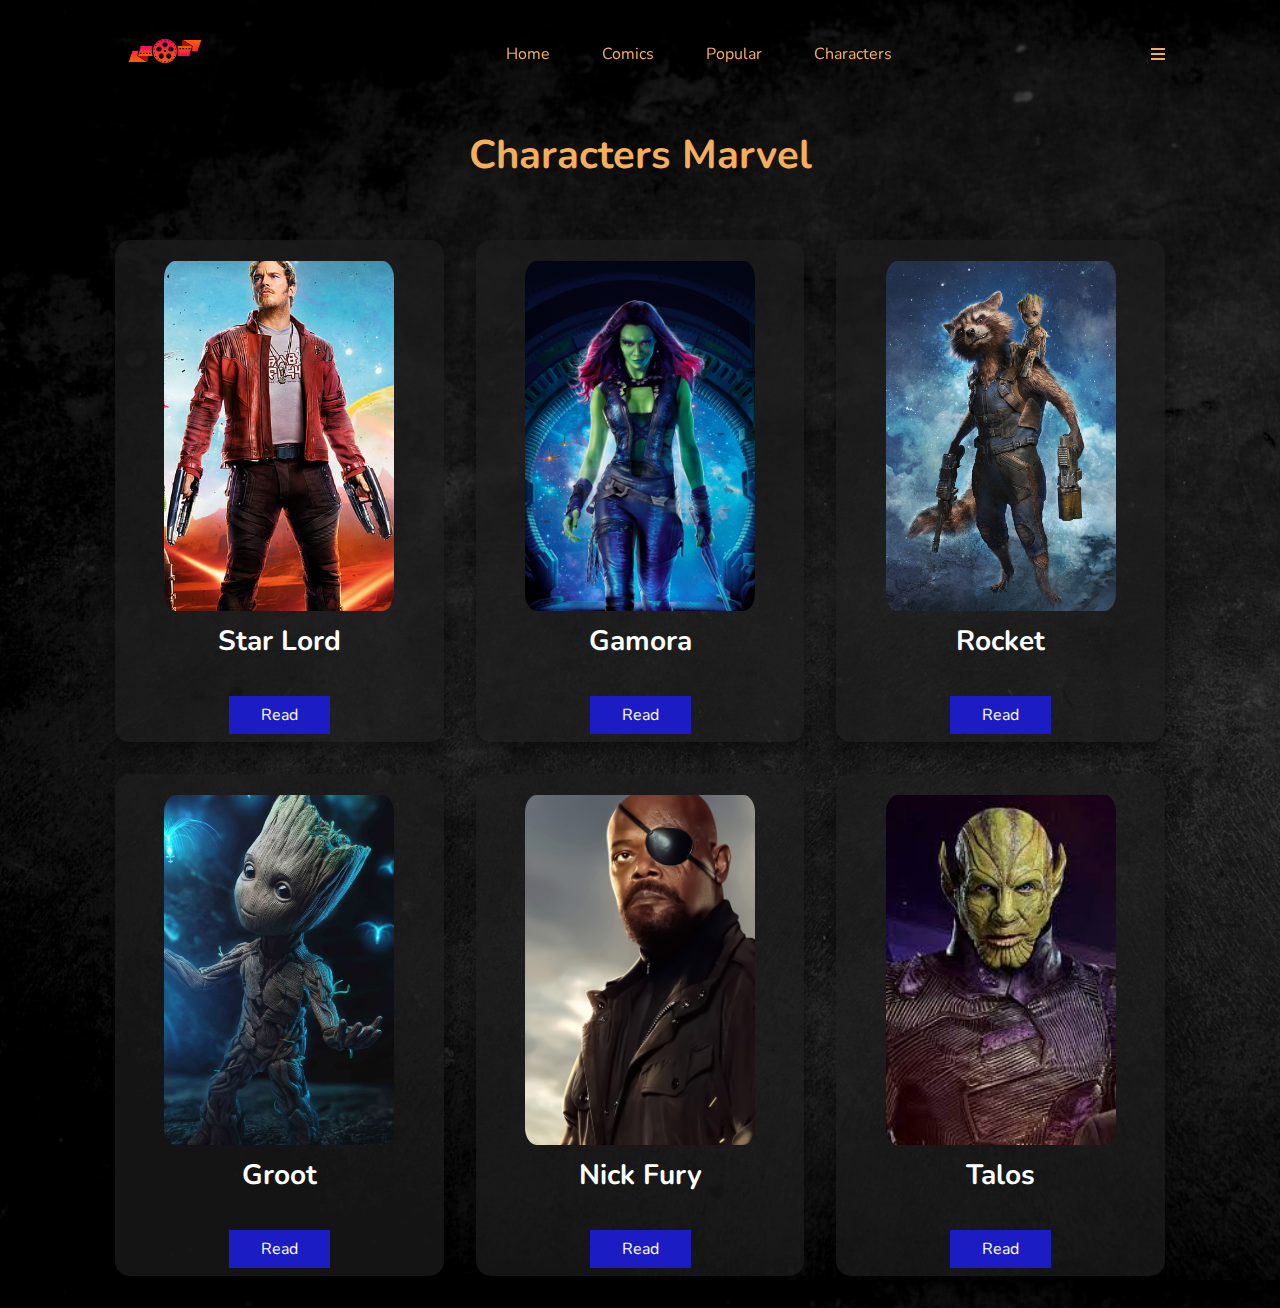
<file: Charcter/charater.html>
<!DOCTYPE html>
<html lang="en">
<head>
    <meta charset="UTF-8">
    <meta http-equiv="X-UA-Compatible" content="IE=edge">
    <meta name="viewport" content="width=device-width, initial-scale=1.0">
    <title>Document</title>
    <link rel="stylesheet" href="https://cdnjs.cloudflare.com/ajax/libs/font-awesome/5.15.3/css/all.min.css">
    <link rel="stylesheet" href="character.css">
    <link rel="stylesheet" href="https://cdn.jsdelivr.net/npm/boxicons@latest/css/boxicons.min.css">
</head>
<body>

    <div class="container">
        <header>
            <div class="logo"><img src="../img/logo.png" alt="logo"></div>


            <nav class="navbar">

                <a href="/index.html">Home</a>
                <a href="/Comics/news.html">Comics</a>
                <a href="#">popular</a>
                <a href="/Charcter/charater.html ">Characters</a>

            </nav>

            <div id="menu-bar" class="fas fa-bars"></div>
    </div>
      <!--facovrite start-->
      <div class="main-favourite">

        <div class="main-header-title">
            <h1>Characters Marvel</h1>
        </div>


        <div class="favourite-inner">
            <div class="inner-favourite">
                <div class="fav-content">
                    <img src="../img/ch1.jpg" alt="">
                </div>

                <div class="fav-content">
                    <h3>Star Lord</h3>
                    <br/><br/>
                    <a href="#">Read</a>
                </div>

            </div>

            <div class="inner-favourite">
                <div class="fav-content">
                    <img src="../img/ch2.jpg" alt="">
                </div>

                <div class="fav-content">
                    <h3>Gamora</h3>
                    <br/><br/>
                    <a href="#">Read</a>
                </div>

            </div>

            <div class="inner-favourite">
                <div class="fav-content">
                    <img src="../img/ch3.jpg" alt="">
                </div>
                <div class="fav-content">
                    <h3>Rocket</h3>
                    <br/><br/>
                    <a href="#">Read</a>
                </div>

            </div>

            <div class="inner-favourite">
                <div class="fav-content">
                    <img src="/img/ch4.jpg" alt="">
                </div>

                <div class="fav-content">
                    <h3>Groot</h3>
                    <br/><br/>
                    <a href="#">Read</a>
                </div>

            </div>

            <div class="inner-favourite">
                <div class="fav-content">
                    <img src="/img/ch5.jpg" alt="">
                </div>

                <div class="fav-content">
                    <h3>Nick Fury</h3>
                    <br/><br/>
                    <a href="#">Read</a>
                </div>

            </div>

            <div class="inner-favourite">
                <div class="fav-content">
                    <img src="/img/ch6.jfif" alt="">
                </div>

                <div class="fav-content">
                    <h3>Talos</h3>
                    <br/><br/>
                    <a href="#">Read</a>
                </div>
            </div>

        </div>
    </div>
    <script src="../script.js"></script>
</body>
</html>
</file>
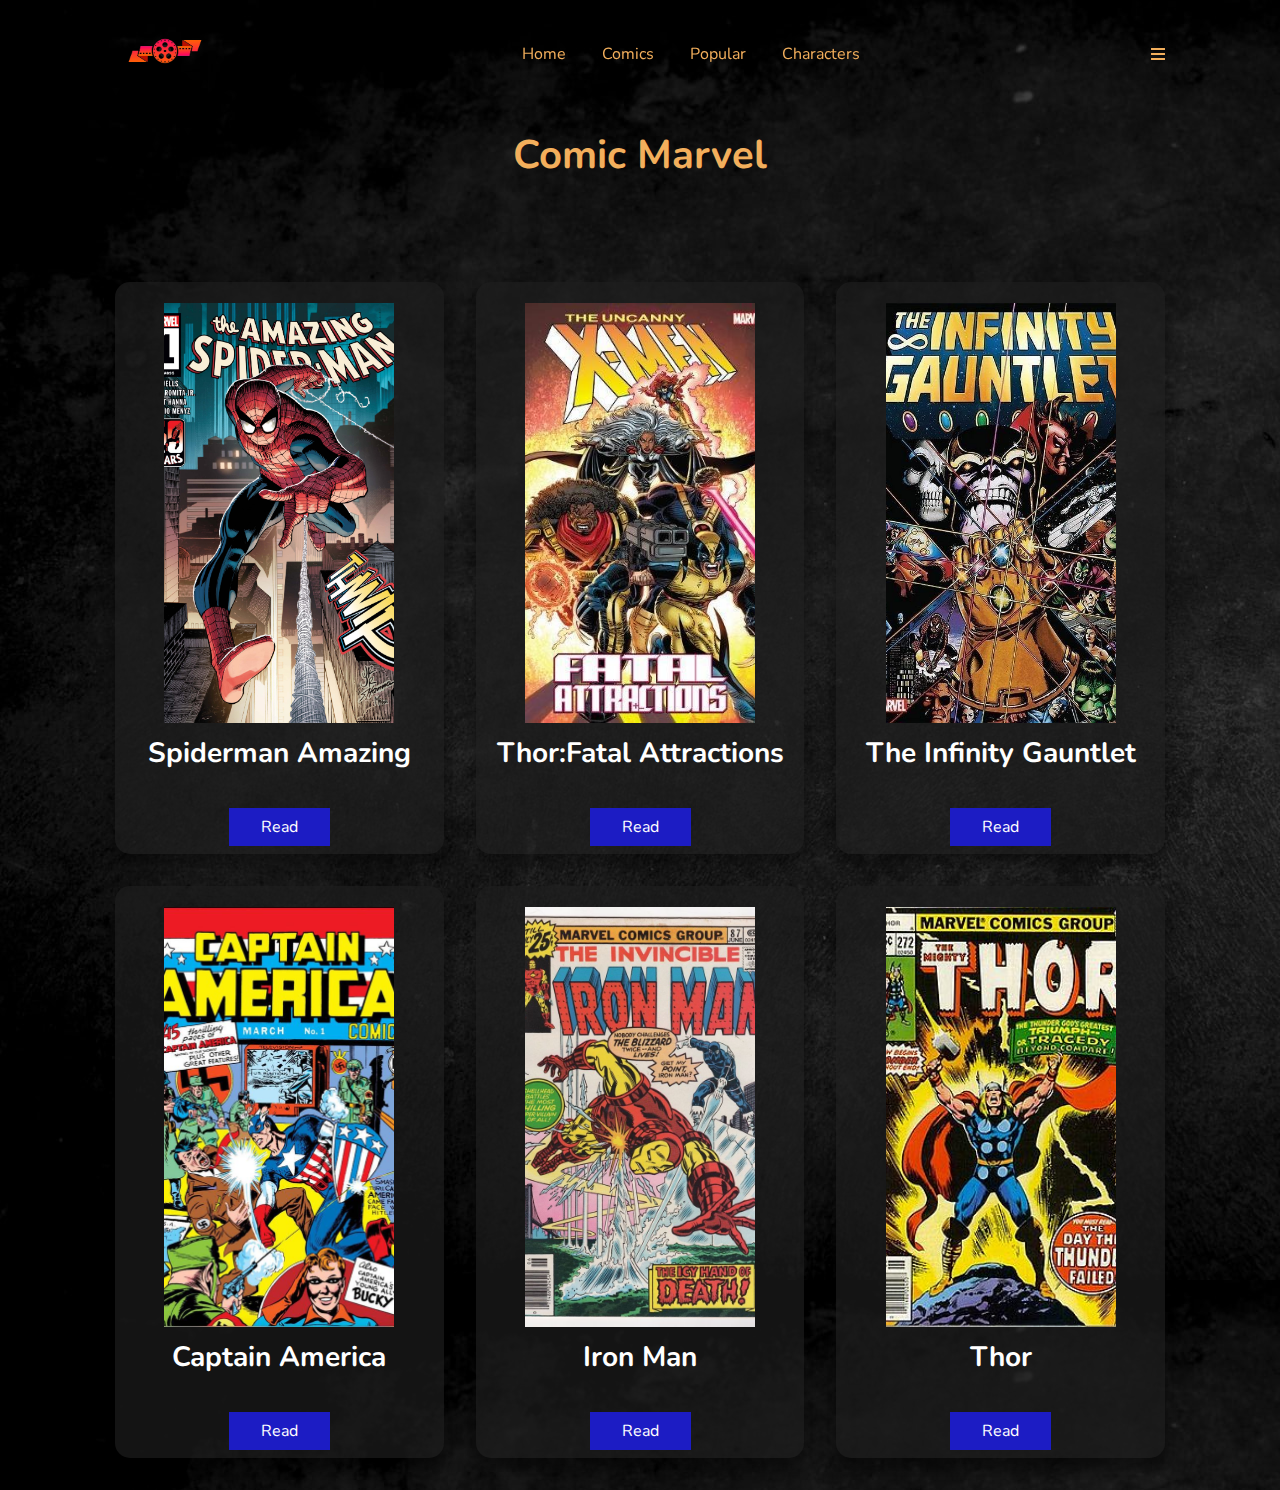
<file: Comics/news.html>
<!DOCTYPE html>
<html lang="en">

<head>
    <meta charset="UTF-8">
    <meta http-equiv="X-UA-Compatible" content="IE=edge">
    <meta name="viewport" content="width=device-width, initial-scale=1.0">
    <title>News</title>
    <link rel="stylesheet" href="https://cdnjs.cloudflare.com/ajax/libs/font-awesome/5.15.3/css/all.min.css">
    <link rel="stylesheet" href="news.css">
    <link rel="stylesheet" href="https://cdn.jsdelivr.net/npm/boxicons@latest/css/boxicons.min.css">
</head>

<body>
    <div class="container">
        <header>
            <div class="logo"><img src="../img/logo.png" alt="logo"></div>


            <nav class="navbar">

                <a href="/index.html">Home</a>
                <a href="/Comics/news.html">Comics</a>
                <a href="#">popular</a>
                <a href="/Charcter/charater.html">Characters</a>

            </nav>

            <div id="menu-bar" class="fas fa-bars"></div>
    </div>


  

    <!--facovrite start-->
    <div class="main-favourite">

        <div class="main-header-title">
            <h1>Comic Marvel</h1>
        </div>


        <div class="favourite-inner">
            <div class="inner-favourite">
                <div class="fav-content">
                    <img src="../img/komik 1.jpg" alt="">
                </div>

                <div class="fav-content">
                    <h3>Spiderman Amazing</h3>
                    <br/><br/>
                    <a href="#">Read</a>
                </div>

            </div>

            <div class="inner-favourite">
                <div class="fav-content">
                    <img src="../img/komik2.jpg" alt="">
                </div>

                <div class="fav-content">
                    <h3>Thor:Fatal Attractions</h3>
                    <br/><br/>
                    <a href="#">Read</a>
                </div>

            </div>

            <div class="inner-favourite">
                <div class="fav-content">
                    <img src="../img/komik3.jpg" alt="">
                </div>
                <div class="fav-content">
                    <h3>The Infinity Gauntlet</h3>
                    <br/><br/>
                    <a href="#">Read</a>
                </div>

            </div>

            <div class="inner-favourite">
                <div class="fav-content">
                    <img src="/img/komik4.jpeg" alt="">
                </div>

                <div class="fav-content">
                    <h3>Captain America</h3>
                    <br/><br/>
                    <a href="#">Read</a>
                </div>

            </div>

            <div class="inner-favourite">
                <div class="fav-content">
                    <img src="/img/komik5.jpg" alt="">
                </div>

                <div class="fav-content">
                    <h3>Iron Man</h3>
                    <br/><br/>
                    <a href="#">Read</a>
                </div>

            </div>

            <div class="inner-favourite">
                <div class="fav-content">
                    <img src="/img/komik6.jpg" alt="">
                </div>

                <div class="fav-content">
                    <h3>Thor</h3>
                    <br/><br/>
                    <a href="#">Read</a>
                </div>
            </div>

        </div>
    </div>
    <!--favourite end-->
    <script src="news.js"></script>
</body>

</html>
</file>
<file: Charcter/character.css>
@import url('https://fonts.googleapis.com/css2?family=Nunito:wght@200;300;400;600;700&display=swap');

:root {
    --firstcolor: #f3af5c;
    --secondcolor: #a06235;
    --thirdcolor: #141313;
    --fourthcolor: #1d1d1d;
    --fivecolor: #1c1cc4;
    --sixcolor:#49b24b;
    --whitecolor: #ffffff;
    --bluishe: #151a20;
}
* {
    font-family: 'Nunito', sans-serif;
    margin: 0;
    padding: 0;
    box-sizing: border-box;
    outline: none;
    border: none;
    text-decoration: none;
    text-transform: capitalize;
    transition: all .2s linear;
}

header{
    position: fixed;
    top: 0;
    left: 0;
    right: 0;
    width: 100%;
    padding: 1rem 9%;

    display: flex;
    align-items: center;
    justify-content: space-between;
    z-index: 1000;
    
}

.navbar a {
    text-decoration: none;
    margin-left: 2rem;
    padding: 0.5rem;
    color: var(--firstcolor);
}


header .logo img {
    width: 100px;
}

#menu-bar {
    color: var(--firstcolor);
    cursor: pointer;
}

.left-content {
    padding: 0 2rem;
}

.left-content h2 {
    color: var(--secondcolor);
    font-size: 35px;
    padding: 1rem 0;
    line-height: 2.5rem;
}

.left-content p {
    color: var(--firstcolor);
    font-size: 1rem;
    padding-bottom: 3rem;
    text-align: left;
}

.left-content a {
    color: var(--fourthcolor);
    font-size: 1rem;
    padding: 1rem 3rem;
    background-color: var(--firstcolor);
    transition: 0.6s all ease;
}

.left-content a:hover {
    color: white;
    border-radius: 15px;
}
.main-favourite {
    padding: 2rem 9%;
    width: 100%;
    background-image: url(/img/back1.jpg);
    padding-top: 10%;

}

.main-header-title h1 {
    text-align: center;
    font-size: 40px;
    color: var(--firstcolor);
    padding-bottom: 3rem;
}

.favourite-inner {
    display: flex;
    align-items: center;
    gap: 2rem;
    flex-wrap: wrap;
    padding-top: 1%;
}

.inner-favourite {
    flex: 1 1 300px;
    background-color: #1d1d1dad;
    box-shadow: rgba(0, 0, 0, 0.25) 0px 14px 28px, rgba(0, 0, 0, 0.22) 0px 10px 10px;
    padding: 1rem 0;
    transition: 1s all ease;
    border-radius: 15px;
}

.inner-favourite:hover {
    background: var(--firstcolor);
}

.inner-favourite .fav-content {
    text-align: center;
    margin-top: 5px;
}
.fav-content img{
    height: 350px;
    width: auto;
}
.inner-favourite .fav-content img {
    width: 70%;
    object-fit: cover;
    border-radius: 5%;

}

.inner-favourite:hover .fav-content img {
    transform: translateY(-10px);
}

.fav-content h3 {
    color: white;
    font-size: 28px;
}

.fav-content p {
    color: white;
    padding: 1rem 0;
    padding-bottom: 2rem;
}

.fav-content a {
    padding: 0.5rem 2rem;
    color: white;
    text-decoration: none;
    background: var(--fivecolor);
}

.fav-content a:hover {
    background-color: var(--fourthcolor);
}
</file>
<file: Comics/news.css>
@import url('https://fonts.googleapis.com/css2?family=Nunito:wght@200;300;400;600;700&display=swap');

:root {
    --firstcolor: #f3af5c;
    --secondcolor: #a06235;
    --thirdcolor: #141313;
    --fourthcolor: #1d1d1d;
    --whitecolor : #f3f3f3;
    --fivecolor: #1c1cc4;
    --bluishe: #151a20;
}
* {
    font-family: 'Nunito', sans-serif;
    margin: 0;
    padding: 0;
    box-sizing: border-box;
    outline: none;
    border: none;
    text-decoration: none;
    text-transform: capitalize;
    transition: all .2s linear;
}

header{
    position: fixed;
    top: 0;
    left: 0;
    right: 0;
    width: 100%;
    padding: 1rem 9%;

    display: flex;
    align-items: center;
    justify-content: space-between;
    z-index: 1000;
    
}

.navbar a {
    text-decoration: none;
    margin-left: 1rem;
    padding: 0.5rem;
    color: var(--firstcolor);
}


header .logo img {
    width: 100px;
}

#menu-bar {
    color: var(--firstcolor);
    cursor: pointer;
}


.main-home-section .inner-home-section {
    flex: 1 1 35rem;
}

.main-home-section .inner-home-section .right-image img {
    width:100%;
    margin-top: none;
}

.left-content {
    padding: 0 2rem;
}

.left-content h2 {
    color: var(--secondcolor);
    font-size: 35px;
    padding: 1rem 0;
    line-height: 2.5rem;
}

.left-content p {
    color: var(--firstcolor);
    font-size: 1rem;
    padding-bottom: 3rem;
    text-align: left;
}

.left-content a {
    color: var(--fourthcolor);
    font-size: 1rem;
    padding: 1rem 3rem;
    background-color: var(--firstcolor);
    transition: 0.6s all ease;
}

.left-content a:hover {
    color: white;
    border-radius: 15px;
}
.main-favourite {
    padding: 2rem 9%;
    width: 100%;
    background-image: url(../img/back1.jpg);
    padding-top: 10%;

}

.main-header-title h1 {
    text-align: center;
    font-size: 40px;
    color: var(--firstcolor);
    padding-bottom: 3rem;
}

.favourite-inner {
    display: flex;
    align-items: center;
    gap: 2rem;
    flex-wrap: wrap;
    padding-top: 5%;
}

.inner-favourite {
    flex: 1 1 300px;
    background-color: #1d1d1dad;
    box-shadow: rgba(0, 0, 0, 0.25) 0px 14px 28px, rgba(0, 0, 0, 0.22) 0px 10px 10px;
    padding: 1rem 0;
    transition: 1s all ease;
    border-radius: 15px;
}

.inner-favourite:hover {
    background: var(--thirdcolor);
}

.inner-favourite .fav-content {
    text-align: center;
    margin-top: 5px;
}
.fav-content img{
    height: 420px;
    width: auto;
}
.inner-favourite .fav-content img {
    width: 70%;
    object-fit: cover;

}

.inner-favourite:hover .fav-content img {
    transform: translateY(-10px);
}

.fav-content h3 {
    color: white;
    font-size: 28px;
}

.fav-content p {
    color: white;
    padding: 1rem 0;
    padding-bottom: 2rem;
}

.fav-content a {
    padding: 0.5rem 2rem;
    color: white;
    text-decoration: none;
    background: var(--fivecolor);
}

.fav-content a:hover {
    background-color: var(--fourthcolor);
}
</file>
